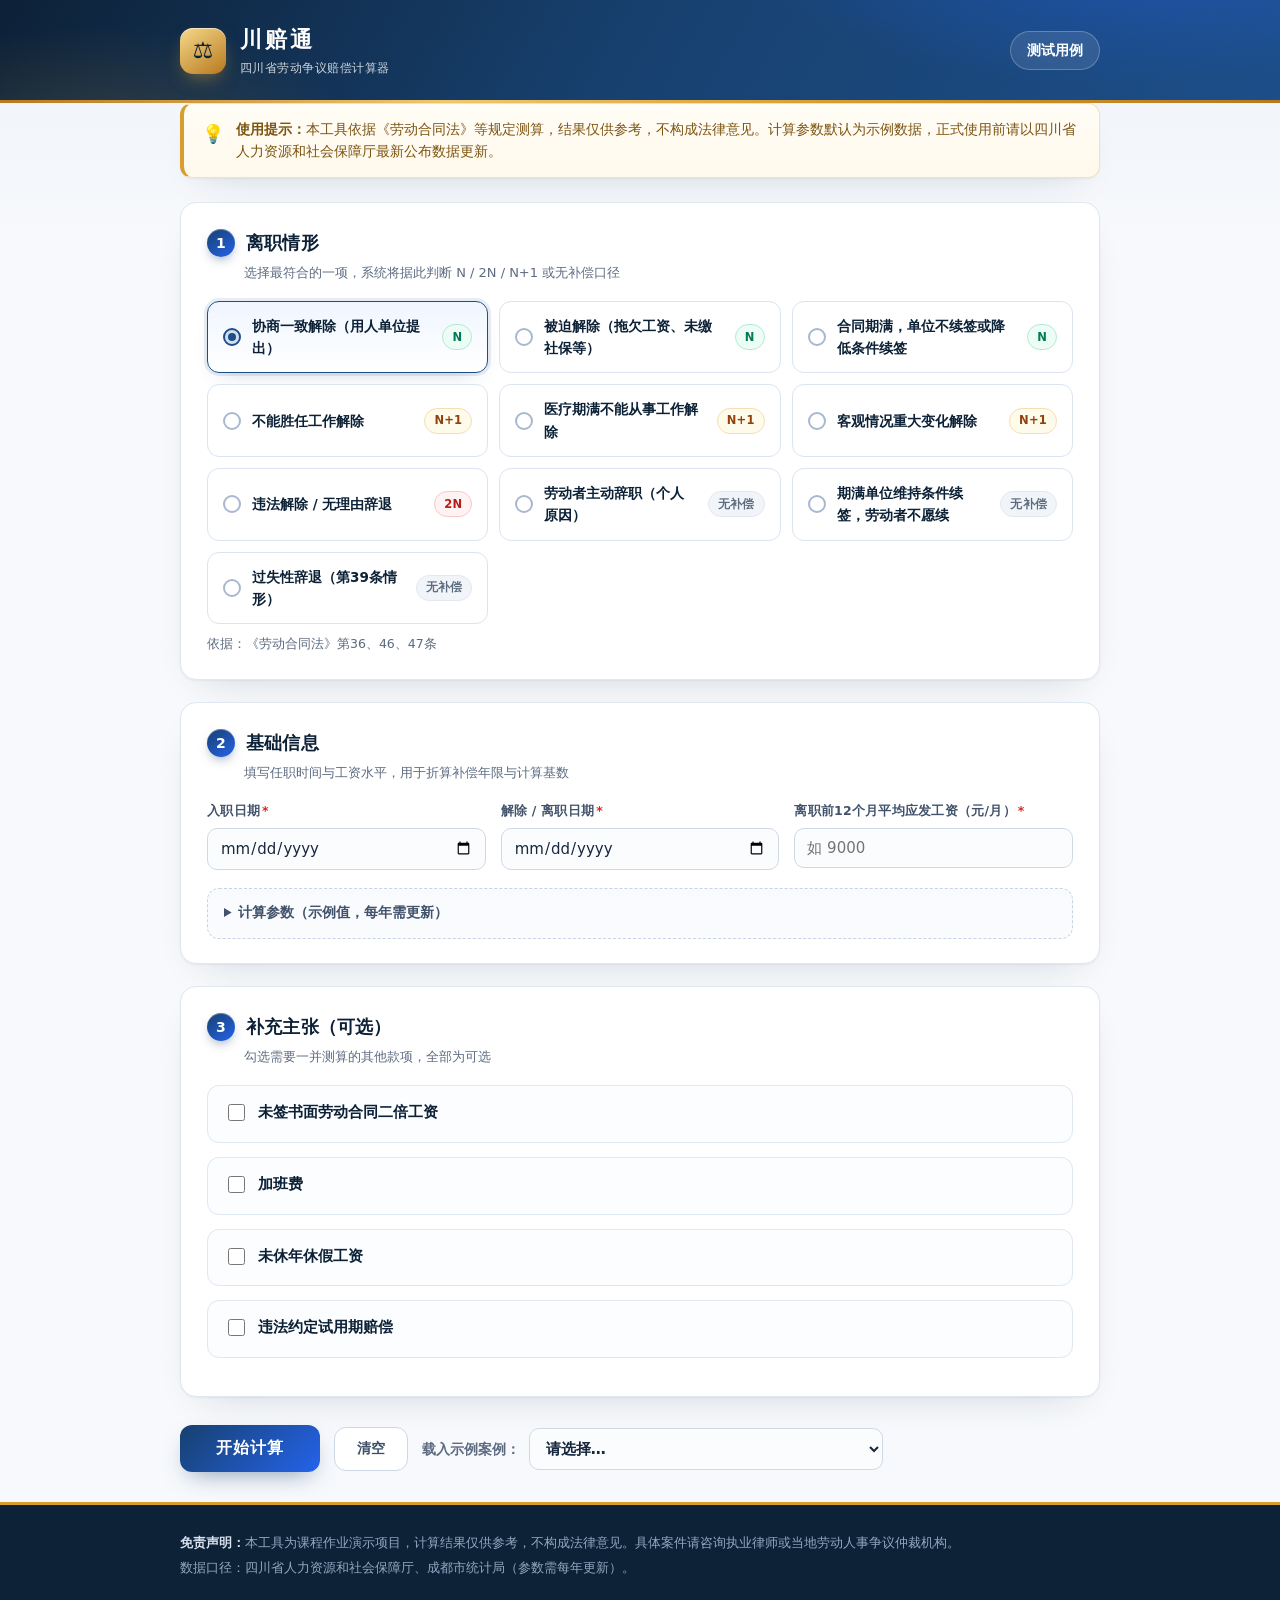
<file: index.html>
<!DOCTYPE html>
<html lang="zh-CN">
<head>
  <meta charset="UTF-8">
  <meta name="viewport" content="width=device-width, initial-scale=1.0">
  <title>川赔通 · 四川省劳动争议赔偿计算器</title>
  <link rel="stylesheet" href="style.css">
</head>
<body>
  <header class="site-header">
    <div class="container header-inner">
      <div class="brand-badge" aria-hidden="true">⚖</div>
      <div class="brand-text">
        <div class="brand">川赔通</div>
        <div class="brand-sub">四川省劳动争议赔偿计算器</div>
      </div>
      <nav class="header-nav">
        <a href="test.html">测试用例</a>
      </nav>
    </div>
  </header>

  <main class="container">
    <section class="hero">
      <span class="hero-icon" aria-hidden="true">💡</span>
      <div>
        <strong>使用提示：</strong>本工具依据《劳动合同法》等规定测算，结果仅供参考，不构成法律意见。计算参数默认为示例数据，正式使用前请以四川省人力资源和社会保障厅最新公布数据更新。
      </div>
    </section>

    <form id="calcForm" novalidate>
      <section class="card">
        <h2><span class="step-num">1</span>离职情形</h2>
        <p class="card-sub">选择最符合的一项，系统将据此判断 N / 2N / N+1 或无补偿口径</p>
        <div class="scenario-grid" id="scenarioGrid"></div>
        <p class="hint" id="scenarioHint"></p>
        <div id="noticeBlock" class="sub-block hidden">
          <label class="check-label">
            <input type="checkbox" id="notified30">
            用人单位已提前30日书面通知（勾选后不计算代通知金）
          </label>
          <div class="field" style="margin-top:12px">
            <label for="lastMonthWage">解除前上一个月工资（元，计算代通知金）</label>
            <input type="number" id="lastMonthWage" min="0" step="0.01" placeholder="如 8500">
          </div>
        </div>
      </section>

      <section class="card">
        <h2><span class="step-num">2</span>基础信息</h2>
        <p class="card-sub">填写任职时间与工资水平，用于折算补偿年限与计算基数</p>
        <div class="field-grid">
          <div class="field">
            <label for="joinDate">入职日期<span class="req">*</span></label>
            <input type="date" id="joinDate" required>
          </div>
          <div class="field">
            <label for="leaveDate">解除 / 离职日期<span class="req">*</span></label>
            <input type="date" id="leaveDate" required>
          </div>
          <div class="field">
            <label for="avgWage">离职前12个月平均应发工资（元/月）<span class="req">*</span></label>
            <input type="number" id="avgWage" min="0" step="0.01" placeholder="如 9000" required>
          </div>
        </div>
        <details class="params">
          <summary>计算参数（示例值，每年需更新）</summary>
          <div class="field-grid">
            <div class="field">
              <label for="localAvgWage">上年度职工月平均工资（元/月）</label>
              <input type="number" id="localAvgWage" min="0" step="1" value="8000">
            </div>
            <div class="field">
              <label for="minWage">当地最低工资（元/月）</label>
              <input type="number" id="minWage" min="0" step="1" value="2100">
            </div>
          </div>
          <label class="check-label">
            <input type="checkbox" id="split2008">
            进阶：跨2008年1月1日的工龄分段计算（2008年前按原规定）
          </label>
        </details>
      </section>

      <section class="card">
        <h2><span class="step-num">3</span>补充主张（可选）</h2>
        <p class="card-sub">勾选需要一并测算的其他款项，全部为可选</p>

        <fieldset class="claim">
          <label class="claim-toggle">
            <input type="checkbox" id="dwEnabled">
            未签书面劳动合同二倍工资
          </label>
          <div class="claim-body hidden" id="dwBody">
            <label class="check-label">
              <input type="checkbox" id="dwSigned">
              期间已补签书面合同
            </label>
            <div class="field-grid">
              <div class="field">
                <label for="dwSignDate">补签日期（已补签时填写）</label>
                <input type="date" id="dwSignDate">
              </div>
              <div class="field">
                <label for="dwWage">未签期间月工资（元/月）</label>
                <input type="number" id="dwWage" min="0" step="0.01" placeholder="如 7000">
              </div>
            </div>
            <p class="hint">自用工之日起满一个月的次日起算，最多11个月。</p>
          </div>
        </fieldset>

        <fieldset class="claim">
          <label class="claim-toggle">
            <input type="checkbox" id="otEnabled">
            加班费
          </label>
          <div class="claim-body hidden" id="otBody">
            <div class="field-grid">
              <div class="field">
                <label for="otBase">加班费计算基数（元/月）</label>
                <input type="number" id="otBase" min="0" step="0.01" placeholder="如 6525">
              </div>
              <div class="field">
                <label for="otWeekday">工作日延时加班（小时）</label>
                <input type="number" id="otWeekday" min="0" step="0.5" placeholder="如 40">
              </div>
              <div class="field">
                <label for="otWeekend">休息日加班未补休（小时）</label>
                <input type="number" id="otWeekend" min="0" step="0.5" placeholder="如 64">
              </div>
              <div class="field">
                <label for="otHoliday">法定节假日加班（小时）</label>
                <input type="number" id="otHoliday" min="0" step="0.5" placeholder="如 8">
              </div>
            </div>
            <p class="hint">日工资 = 月工资 ÷ 21.75；法定节假日加班不可用补休替代。</p>
          </div>
        </fieldset>

        <fieldset class="claim">
          <label class="claim-toggle">
            <input type="checkbox" id="anEnabled">
            未休年休假工资
          </label>
          <div class="claim-body hidden" id="anBody">
            <div class="field-grid">
              <div class="field">
                <label for="anYears">累计工龄（年，含之前单位）</label>
                <input type="number" id="anYears" min="0" step="0.1" placeholder="如 12">
              </div>
              <div class="field">
                <label for="anDays">当年未休天数</label>
                <input type="number" id="anDays" min="0" step="0.5" placeholder="如 6">
              </div>
            </div>
            <p class="hint" id="anHint"></p>
          </div>
        </fieldset>

        <fieldset class="claim">
          <label class="claim-toggle">
            <input type="checkbox" id="pbEnabled">
            违法约定试用期赔偿
          </label>
          <div class="claim-body hidden" id="pbBody">
            <label class="check-label">
              <input type="checkbox" id="pbOpen">
              无固定期限劳动合同
            </label>
            <div class="field-grid">
              <div class="field">
                <label for="pbContract">合同期限（月）</label>
                <input type="number" id="pbContract" min="0" step="1" placeholder="如 24">
              </div>
              <div class="field">
                <label for="pbAgreed">约定试用期（月）</label>
                <input type="number" id="pbAgreed" min="0" step="0.5" placeholder="如 4">
              </div>
              <div class="field">
                <label for="pbServed">已履行试用期（月）</label>
                <input type="number" id="pbServed" min="0" step="0.5" placeholder="如 4">
              </div>
              <div class="field">
                <label for="pbWage">转正后月工资（元/月）</label>
                <input type="number" id="pbWage" min="0" step="0.01" placeholder="如 9000">
              </div>
            </div>
            <p class="hint" id="pbHint"></p>
          </div>
        </fieldset>
      </section>

      <div class="actions">
        <button type="button" class="btn-primary" id="btnCalc">开始计算</button>
        <button type="button" class="btn-ghost" id="btnReset">清空</button>
        <div class="demo-select">
          <label for="demoCase">载入示例案例：</label>
          <select id="demoCase">
            <option value="">请选择…</option>
          </select>
        </div>
      </div>
    </form>

    <section id="resultSection" class="hidden"></section>
  </main>

  <footer class="site-footer">
    <div class="container">
      <p><strong>免责声明：</strong>本工具为课程作业演示项目，计算结果仅供参考，不构成法律意见。具体案件请咨询执业律师或当地劳动人事争议仲裁机构。</p>
      <p>数据口径：四川省人力资源和社会保障厅、成都市统计局（参数需每年更新）。</p>
    </div>
  </footer>

  <script src="calculator.js"></script>
  <script src="tests.js"></script>
  <script src="app.js"></script>
</body>
</html>
</file>
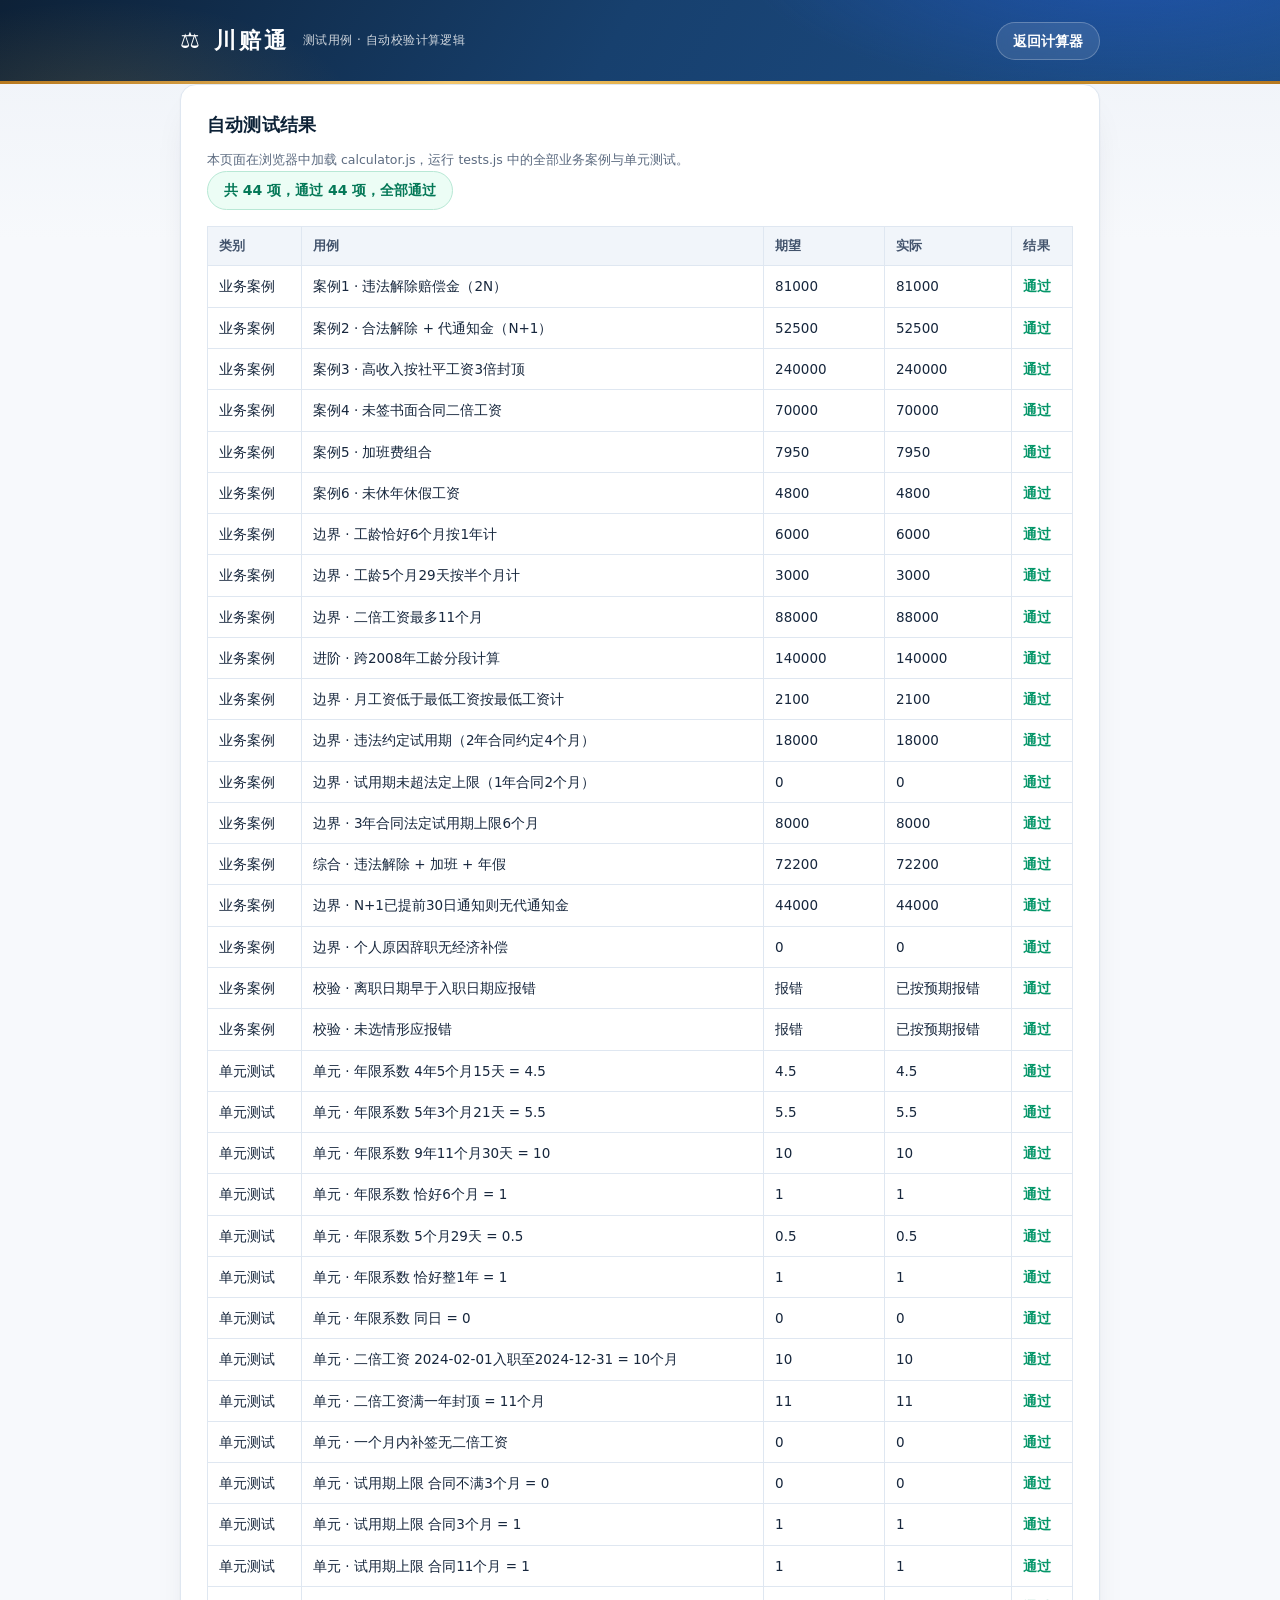
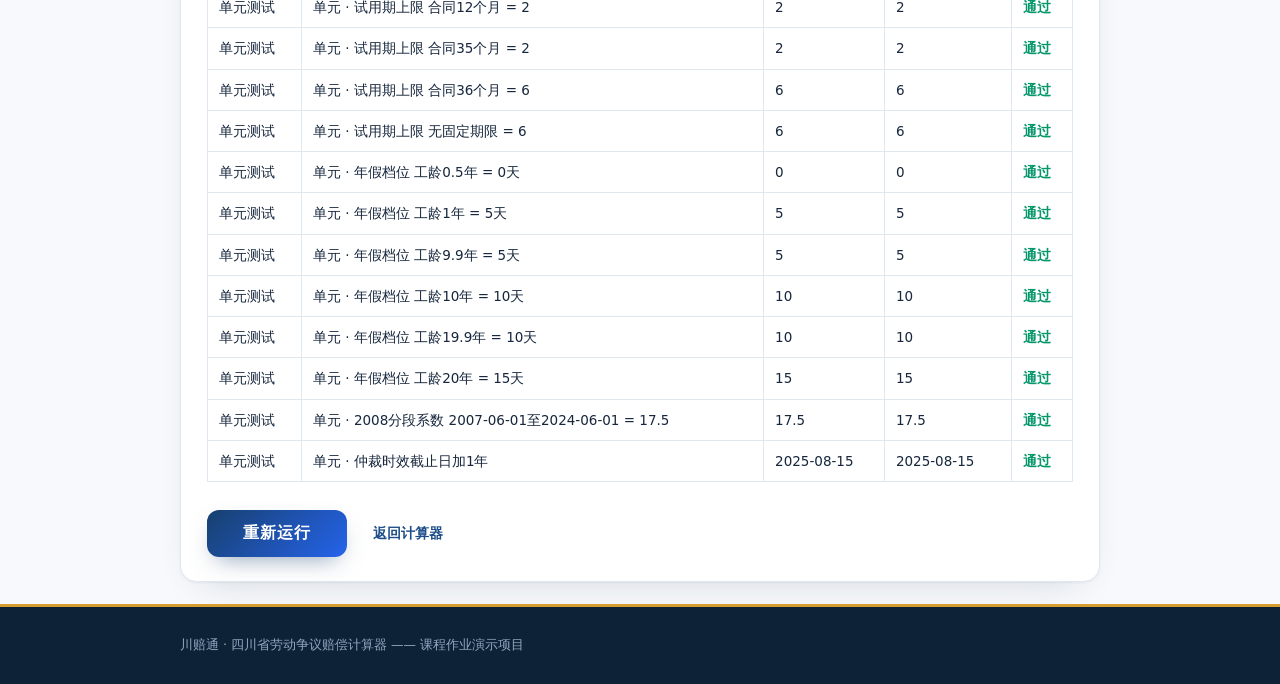
<file: test.html>
<!DOCTYPE html>
<html lang="zh-CN">
<head>
  <meta charset="UTF-8">
  <meta name="viewport" content="width=device-width, initial-scale=1.0">
  <title>川赔通 · 测试用例</title>
  <link rel="stylesheet" href="style.css">
</head>
<body>
  <header class="site-header">
    <div class="container header-inner">
      <div class="brand">⚖️ 川赔通</div>
      <div class="brand-sub">测试用例 · 自动校验计算逻辑</div>
      <nav class="header-nav">
        <a href="index.html">返回计算器</a>
      </nav>
    </div>
  </header>

  <main class="container">
    <section class="card">
      <h2>自动测试结果</h2>
      <p class="hint">本页面在浏览器中加载 calculator.js，运行 tests.js 中的全部业务案例与单元测试。</p>
      <div id="testSummary" class="test-summary"></div>
      <div style="overflow-x:auto">
        <table class="test-table">
          <thead>
            <tr>
              <th>类别</th>
              <th>用例</th>
              <th>期望</th>
              <th>实际</th>
              <th>结果</th>
            </tr>
          </thead>
          <tbody id="testBody"></tbody>
        </table>
      </div>
      <div class="actions" style="margin-bottom:0">
        <button type="button" class="btn-primary" id="btnRerun">重新运行</button>
        <a class="btn-link" href="index.html">返回计算器</a>
      </div>
    </section>
  </main>

  <footer class="site-footer">
    <div class="container">
      <p>川赔通 · 四川省劳动争议赔偿计算器 —— 课程作业演示项目</p>
    </div>
  </footer>

  <script src="calculator.js"></script>
  <script src="tests.js"></script>
  <script>
    (function () {
      function $(id) { return document.getElementById(id); }
      function render() {
        var results = runTests(Calculator);
        var passed = 0;
        results.forEach(function (result) { if (result.pass) passed += 1; });
        var body = $('testBody');
        body.innerHTML = '';
        results.forEach(function (result) {
          var row = document.createElement('tr');
          [result.category, result.name, result.expected, result.actual].forEach(function (value) {
            var cell = document.createElement('td');
            cell.textContent = value;
            row.appendChild(cell);
          });
          var statusCell = document.createElement('td');
          statusCell.textContent = result.pass ? '通过' : '失败';
          statusCell.className = result.pass ? 'pass-text' : 'fail-text';
          row.appendChild(statusCell);
          body.appendChild(row);
        });
        var summary = $('testSummary');
        summary.textContent = '共 ' + results.length + ' 项，通过 ' + passed + ' 项' + (passed < results.length ? '，失败 ' + (results.length - passed) + ' 项' : '，全部通过');
        summary.className = passed === results.length ? 'test-summary all-pass' : 'test-summary has-fail';
      }
      render();
      $('btnRerun').addEventListener('click', render);
    })();
  </script>
</body>
</html>
</file>
<file: style.css>
:root {
  --ink: #0c2136;
  --primary-900: #0d2137;
  --primary-800: #123256;
  --primary-700: #17406e;
  --primary-600: #1d4e89;
  --primary-500: #2563eb;
  --primary-100: #e3edfd;
  --primary-50: #f2f7ff;
  --gold-700: #9c6a1c;
  --gold-600: #b7791f;
  --gold-500: #d69e2e;
  --gold-300: #f2c66d;
  --gold-100: #fdf3e0;
  --ok-700: #047857;
  --ok-600: #059669;
  --ok-100: #ecfdf5;
  --warn-900: #7c5310;
  --warn-800: #92400e;
  --warn-100: #fffbeb;
  --danger-700: #b91c1c;
  --danger-600: #dc2626;
  --danger-100: #fef2f2;
  --text: #17273d;
  --muted: #5c6b80;
  --soft: #8b99ad;
  --border: #dfe7f1;
  --card: #ffffff;
  --radius-lg: 16px;
  --radius-md: 12px;
  --radius-sm: 9px;
  --shadow-card: 0 1px 2px rgba(13, 33, 55, 0.05), 0 16px 40px -22px rgba(13, 33, 55, 0.2);
  --shadow-pop: 0 2px 6px rgba(13, 33, 55, 0.08), 0 24px 54px -20px rgba(13, 33, 55, 0.3);
  --shadow-btn: 0 10px 24px -10px rgba(23, 64, 110, 0.55);
}

* {
  box-sizing: border-box;
}

html {
  scroll-behavior: smooth;
}

body {
  margin: 0;
  font-family: 'PingFang SC', 'Microsoft YaHei', 'Segoe UI', system-ui, sans-serif;
  background: linear-gradient(180deg, #eef2f8 0%, #f7f9fc 240px, #f7f9fc 100%);
  color: var(--text);
  line-height: 1.65;
  -webkit-font-smoothing: antialiased;
}

::selection {
  background: #cfe0ff;
}

.container {
  max-width: 960px;
  margin: 0 auto;
  padding: 0 20px;
}

.site-header {
  position: relative;
  overflow: hidden;
  background: linear-gradient(120deg, #0d2137 0%, #17406e 48%, #1d4e89 100%);
  color: #fff;
  padding: 22px 0 24px;
}

.site-header::before {
  content: '';
  position: absolute;
  inset: 0;
  background: radial-gradient(620px 220px at 88% -50%, rgba(37, 99, 235, 0.4), transparent 62%),
              radial-gradient(420px 180px at 8% 130%, rgba(214, 158, 46, 0.16), transparent 60%);
  pointer-events: none;
}

.site-header::after {
  content: '';
  position: absolute;
  left: 0;
  right: 0;
  bottom: 0;
  height: 3px;
  background: linear-gradient(90deg, #b7791f, #f2c66d 35%, #d69e2e 65%, #b7791f);
}

.header-inner {
  position: relative;
  display: flex;
  align-items: center;
  gap: 14px;
}

.brand-badge {
  width: 46px;
  height: 46px;
  flex: none;
  display: flex;
  align-items: center;
  justify-content: center;
  font-size: 23px;
  background: linear-gradient(145deg, #f6d98a, #b7791f);
  color: #0d2137;
  border-radius: 13px;
  box-shadow: 0 8px 18px -6px rgba(214, 158, 46, 0.55), inset 0 1px 0 rgba(255, 255, 255, 0.55);
}

.brand-text {
  display: flex;
  flex-direction: column;
  gap: 1px;
  min-width: 0;
}

.brand {
  font-size: 22px;
  font-weight: 800;
  letter-spacing: 0.14em;
}

.brand-sub {
  font-size: 12px;
  opacity: 0.8;
  letter-spacing: 0.04em;
}

.header-nav {
  margin-left: auto;
}

.header-nav a {
  display: inline-block;
  color: #fff;
  text-decoration: none;
  font-size: 13.5px;
  font-weight: 600;
  padding: 7px 16px;
  border-radius: 999px;
  background: rgba(255, 255, 255, 0.1);
  border: 1px solid rgba(255, 255, 255, 0.24);
  backdrop-filter: blur(6px);
  transition: background 0.15s, transform 0.15s;
}

.header-nav a:hover {
  background: rgba(255, 255, 255, 0.2);
  transform: translateY(-1px);
}

main {
  padding: 26px 0 56px;
}

.hero {
  display: flex;
  gap: 12px;
  align-items: flex-start;
  background: linear-gradient(180deg, #fffdf6 0%, #fff9ec 100%);
  border: 1px solid #f1e3bd;
  border-left: 4px solid var(--gold-500);
  color: var(--warn-900);
  border-radius: var(--radius-md);
  padding: 14px 18px;
  font-size: 13.5px;
  margin-bottom: 24px;
  box-shadow: var(--shadow-card);
}

.hero-icon {
  font-size: 18px;
  flex: none;
  margin-top: 1px;
}

.card {
  background: var(--card);
  border: 1px solid var(--border);
  border-radius: var(--radius-lg);
  box-shadow: var(--shadow-card);
  padding: 26px 26px 24px;
  margin-bottom: 22px;
}

.card h2 {
  margin: 0 0 4px;
  font-size: 17.5px;
  font-weight: 800;
  color: var(--ink);
  display: flex;
  align-items: center;
  gap: 11px;
  letter-spacing: 0.01em;
}

.card-sub {
  margin: 0 0 18px;
  padding-left: 37px;
  color: var(--muted);
  font-size: 13px;
}

.step-num {
  display: inline-flex;
  align-items: center;
  justify-content: center;
  width: 28px;
  height: 28px;
  flex: none;
  border-radius: 50%;
  background: linear-gradient(145deg, #17406e, #2563eb);
  color: #fff;
  font-size: 14px;
  font-weight: 800;
  box-shadow: 0 5px 12px -4px rgba(23, 64, 110, 0.55), inset 0 1px 0 rgba(255, 255, 255, 0.3);
}

.hint {
  color: var(--muted);
  font-size: 12.5px;
  margin: 10px 0 0;
}

.hidden {
  display: none !important;
}

.scenario-grid {
  display: grid;
  grid-template-columns: repeat(auto-fill, minmax(272px, 1fr));
  gap: 11px;
}

.scenario-card {
  display: flex;
  align-items: center;
  gap: 11px;
  border: 1.5px solid #dbe4f0;
  border-radius: var(--radius-md);
  padding: 13px 15px;
  cursor: pointer;
  background: #fff;
  transition: border-color 0.16s, background 0.16s, box-shadow 0.16s, transform 0.16s;
}

.scenario-card:hover {
  border-color: #b9cbe6;
  transform: translateY(-2px);
  box-shadow: 0 10px 22px -12px rgba(23, 64, 110, 0.28);
}

.scenario-card.selected {
  border-color: var(--primary-600);
  background: linear-gradient(180deg, #f0f6ff 0%, #ffffff 100%);
  box-shadow: 0 0 0 3px rgba(29, 78, 137, 0.1), 0 10px 24px -14px rgba(23, 64, 110, 0.3);
}

.scenario-card input {
  position: absolute;
  opacity: 0;
  pointer-events: none;
}

.sc-box {
  width: 18px;
  height: 18px;
  border: 2px solid #a8b8cf;
  border-radius: 50%;
  flex: none;
  position: relative;
  transition: border-color 0.16s;
}

.scenario-card.selected .sc-box {
  border-color: var(--primary-600);
}

.scenario-card.selected .sc-box::after {
  content: '';
  position: absolute;
  inset: 3px;
  border-radius: 50%;
  background: var(--primary-600);
  box-shadow: 0 0 0 3px rgba(29, 78, 137, 0.16);
}

.sc-title {
  font-size: 13.5px;
  flex: 1;
  color: var(--ink);
  font-weight: 600;
}

.sc-tag {
  font-size: 11.5px;
  font-weight: 800;
  padding: 2.5px 9px;
  border-radius: 999px;
  flex: none;
  letter-spacing: 0.02em;
}

.tag-ok {
  color: var(--ok-700);
  background: var(--ok-100);
  border: 1px solid #b8e8d5;
}

.tag-warn {
  color: var(--warn-800);
  background: var(--warn-100);
  border: 1px solid #f5deb5;
}

.tag-danger {
  color: var(--danger-700);
  background: var(--danger-100);
  border: 1px solid #f7c8c8;
}

.tag-muted {
  color: var(--muted);
  background: #f1f5f9;
  border: 1px solid #e2e8f0;
}

.sub-block {
  margin-top: 18px;
  border-top: 1px dashed #d5dfec;
  padding-top: 16px;
}

.field-grid {
  display: grid;
  grid-template-columns: repeat(auto-fill, minmax(224px, 1fr));
  gap: 15px;
}

.field {
  display: flex;
  flex-direction: column;
  gap: 6px;
}

.field label {
  font-size: 12.5px;
  color: #41526b;
  font-weight: 700;
  letter-spacing: 0.02em;
}

.req {
  color: var(--danger-600);
  font-weight: 800;
  margin-left: 2px;
}

input[type="date"],
input[type="number"],
select {
  width: 100%;
  padding: 10px 12px;
  border: 1px solid #cfd9e6;
  border-radius: 10px;
  font-size: 15px;
  font-family: inherit;
  background: #fbfcfe;
  color: var(--text);
  transition: border-color 0.15s, box-shadow 0.15s, background 0.15s;
}

input[type="date"]:hover,
input[type="number"]:hover,
select:hover {
  border-color: #b6c6dd;
}

input[type="date"]:focus,
input[type="number"]:focus,
select:focus {
  outline: none;
  border-color: var(--primary-500);
  box-shadow: 0 0 0 4px rgba(37, 99, 235, 0.13);
  background: #fff;
}

.check-label {
  display: flex;
  align-items: center;
  gap: 9px;
  font-size: 14px;
  cursor: pointer;
  color: var(--text);
}

input[type="checkbox"] {
  width: 17px;
  height: 17px;
  accent-color: var(--primary-600);
  cursor: pointer;
}

.params {
  margin-top: 18px;
  border: 1px dashed #c6d3e4;
  border-radius: var(--radius-md);
  padding: 12px 16px 15px;
  background: linear-gradient(180deg, #f8fafd, #fbfcfe);
}

.params summary {
  cursor: pointer;
  font-size: 13.5px;
  font-weight: 700;
  color: #41526b;
  user-select: none;
}

.params summary:hover {
  color: var(--primary-700);
}

.params .field-grid {
  margin-top: 14px;
}

.params .check-label {
  margin-top: 13px;
  color: var(--muted);
  font-size: 13.5px;
}

fieldset.claim {
  border: 1px solid var(--border);
  background: #fcfdff;
  border-radius: var(--radius-md);
  padding: 14px 16px 17px;
  margin: 0 0 14px;
  transition: border-color 0.16s, box-shadow 0.16s, background 0.16s;
}

fieldset.claim:has(.claim-toggle input:checked) {
  border-color: #bfd3ee;
  background: #fff;
  box-shadow: 0 0 0 3px rgba(37, 99, 235, 0.07);
}

.claim-toggle {
  display: flex;
  align-items: center;
  gap: 10px;
  font-weight: 800;
  font-size: 15px;
  cursor: pointer;
  color: var(--ink);
}

.claim-body {
  margin-top: 15px;
  display: grid;
  gap: 12px;
}

.actions {
  display: flex;
  align-items: center;
  gap: 14px;
  flex-wrap: wrap;
  margin: 28px 0 30px;
}

.btn-primary {
  background: linear-gradient(135deg, #17406e, #2563eb);
  color: #fff;
  border: none;
  border-radius: 12px;
  padding: 13px 36px;
  font-size: 16px;
  font-weight: 800;
  letter-spacing: 0.06em;
  cursor: pointer;
  font-family: inherit;
  box-shadow: var(--shadow-btn);
  transition: transform 0.15s, box-shadow 0.15s, filter 0.15s;
}

.btn-primary:hover {
  transform: translateY(-2px);
  box-shadow: 0 16px 32px -12px rgba(23, 64, 110, 0.6);
  filter: brightness(1.04);
}

.btn-primary:active {
  transform: translateY(0);
}

.btn-ghost {
  background: #fff;
  color: #3d4f68;
  border: 1px solid #cdd8e6;
  border-radius: 12px;
  padding: 12px 22px;
  font-size: 14px;
  font-weight: 600;
  cursor: pointer;
  font-family: inherit;
  transition: border-color 0.15s, transform 0.15s, box-shadow 0.15s;
}

.btn-ghost:hover {
  border-color: #9fb4cf;
  transform: translateY(-1px);
  box-shadow: 0 8px 18px -10px rgba(23, 64, 110, 0.3);
}

.demo-select {
  display: flex;
  align-items: center;
  gap: 9px;
  font-size: 13.5px;
  color: var(--muted);
  font-weight: 600;
}

.demo-select select {
  width: auto;
  min-width: 270px;
  padding: 10px 12px;
  font-weight: 600;
}

.error-box {
  background: var(--danger-100);
  border: 1px solid #f7c8c8;
  border-left: 4px solid var(--danger-600);
  border-radius: var(--radius-md);
  padding: 20px 24px;
  margin-bottom: 20px;
  box-shadow: var(--shadow-card);
}

.error-box h2 {
  margin: 0 0 8px;
  color: var(--danger-700);
  font-size: 18px;
}

.error-box p {
  margin: 4px 0;
  color: var(--danger-700);
  font-size: 14px;
}

.report {
  display: grid;
  gap: 16px;
}

.report-head h2 {
  margin: 0;
  font-size: 21px;
  color: var(--ink);
  letter-spacing: 0.02em;
}

.report-meta {
  margin: 4px 0 0;
  color: var(--muted);
  font-size: 13px;
}

.total-card {
  position: relative;
  overflow: hidden;
  background: linear-gradient(135deg, #0d2137 0%, #17406e 52%, #2563eb 100%);
  color: #fff;
  border-radius: var(--radius-lg);
  padding: 30px 24px 27px;
  text-align: center;
  box-shadow: var(--shadow-pop);
  -webkit-print-color-adjust: exact;
  print-color-adjust: exact;
}

.total-card::before {
  content: '';
  position: absolute;
  top: 0;
  left: 0;
  right: 0;
  height: 4px;
  background: linear-gradient(90deg, transparent, #d69e2e 25%, #f2c66d 50%, #d69e2e 75%, transparent);
}

.total-card::after {
  content: '';
  position: absolute;
  width: 300px;
  height: 300px;
  right: -100px;
  top: -150px;
  background: radial-gradient(circle, rgba(242, 198, 109, 0.28), transparent 62%);
  pointer-events: none;
}

.total-label,
.total-amount {
  position: relative;
}

.total-label {
  font-size: 14px;
  opacity: 0.85;
  letter-spacing: 0.14em;
  font-weight: 600;
}

.total-amount {
  font-size: 46px;
  font-weight: 800;
  margin-top: 6px;
  letter-spacing: 0.01em;
  font-variant-numeric: tabular-nums;
  text-shadow: 0 2px 18px rgba(13, 33, 55, 0.35);
}

.item-card {
  background: var(--card);
  border: 1px solid var(--border);
  border-left: 4px solid var(--primary-600);
  border-radius: var(--radius-md);
  box-shadow: var(--shadow-card);
  padding: 18px 20px;
  transition: transform 0.16s, box-shadow 0.16s;
}

.item-card:hover {
  transform: translateY(-2px);
  box-shadow: var(--shadow-pop);
}

.item-top {
  display: flex;
  justify-content: space-between;
  align-items: center;
  gap: 12px;
  flex-wrap: wrap;
}

.item-title-wrap {
  display: flex;
  align-items: center;
  gap: 11px;
  min-width: 220px;
}

.item-icon {
  width: 38px;
  height: 38px;
  flex: none;
  display: flex;
  align-items: center;
  justify-content: center;
  font-size: 19px;
  background: var(--primary-50);
  border: 1px solid #d9e6fb;
  border-radius: 11px;
}

.item-title {
  font-size: 15.5px;
  font-weight: 800;
  color: var(--ink);
}

.item-amount {
  font-size: 22px;
  font-weight: 800;
  color: var(--ok-600);
  font-variant-numeric: tabular-nums;
  white-space: nowrap;
}

.calc-lines {
  margin: 13px 0 0;
  padding: 0;
  list-style: none;
  display: grid;
  gap: 6px;
}

.calc-lines li {
  position: relative;
  padding: 7px 10px 7px 30px;
  background: #f8fafd;
  border: 1px solid #e8eef6;
  border-radius: 9px;
  font-size: 13.5px;
  color: #33465e;
}

.calc-lines li::before {
  content: '›';
  position: absolute;
  left: 12px;
  top: 50%;
  transform: translateY(-50%);
  color: var(--primary-600);
  font-weight: 800;
  font-size: 15px;
}

.law-tag {
  display: inline-block;
  margin-top: 11px;
  font-size: 12px;
  font-weight: 600;
  color: var(--primary-700);
  background: var(--primary-50);
  border: 1px solid #d9e6fb;
  border-radius: 7px;
  padding: 3px 11px;
}

.item-note {
  margin: 10px 0 0;
  font-size: 12.5px;
  color: var(--muted);
}

.warn-box,
.info-box {
  display: flex;
  gap: 9px;
  align-items: flex-start;
  border-radius: var(--radius-sm);
  padding: 11px 14px;
  font-size: 13.5px;
}

.warn-box::before,
.info-box::before {
  flex: none;
  font-size: 15px;
  line-height: 1.5;
}

.warn-box {
  background: var(--warn-100);
  border: 1px solid #f1ddae;
  color: var(--warn-800);
}

.warn-box::before {
  content: '⚠️';
}

.info-box {
  background: var(--primary-50);
  border: 1px solid #d3e2f8;
  color: var(--primary-800);
}

.info-box::before {
  content: 'ℹ️';
}

.deadline-box {
  border-radius: var(--radius-md);
  padding: 16px 19px;
  display: grid;
  gap: 5px;
}

.deadline-box strong {
  display: flex;
  align-items: center;
  gap: 8px;
  font-size: 15px;
}

.deadline-box strong::before {
  content: '⏳';
  font-size: 17px;
}

.deadline-box p {
  margin: 0;
  font-size: 13.5px;
}

.deadline-box.ok {
  background: var(--ok-100);
  border: 1px solid #a9e6cd;
  color: var(--ok-700);
}

.deadline-box.danger {
  background: var(--danger-100);
  border: 1px solid #f7c8c8;
  color: var(--danger-700);
}

.evidence-box,
.steps-box {
  background: var(--card);
  border: 1px solid var(--border);
  border-radius: var(--radius-md);
  box-shadow: var(--shadow-card);
  padding: 20px 22px;
}

.evidence-box h3,
.steps-box h3 {
  margin: 0 0 10px;
  font-size: 16px;
  color: var(--ink);
}

.evidence-box h4 {
  margin: 13px 0 5px;
  font-size: 14px;
  color: var(--primary-700);
}

.evidence-list {
  margin: 0;
  padding-left: 20px;
  font-size: 13.5px;
  color: #33465e;
  display: grid;
  grid-template-columns: repeat(auto-fill, minmax(230px, 1fr));
  gap: 3px 20px;
}

.evidence-list li,
.steps-list li {
  margin: 1px 0;
}

.steps-list {
  margin: 0;
  padding-left: 20px;
  font-size: 13.5px;
  color: #33465e;
  display: grid;
  gap: 4px;
}

.report-disclaimer {
  font-size: 12px;
  color: var(--soft);
  margin: 0;
  text-align: center;
}

.report-actions {
  text-align: right;
}

.btn-print {
  background: #fff;
  color: var(--primary-700);
  border: 1.5px solid var(--primary-600);
  border-radius: 11px;
  padding: 11px 26px;
  font-size: 14px;
  font-weight: 800;
  cursor: pointer;
  font-family: inherit;
  transition: background 0.15s, transform 0.15s, box-shadow 0.15s;
}

.btn-print:hover {
  background: var(--primary-50);
  transform: translateY(-1px);
  box-shadow: 0 10px 22px -12px rgba(23, 64, 110, 0.45);
}

.site-footer {
  background: #0d2137;
  color: #93a7c1;
  padding: 24px 0;
  font-size: 12.5px;
  border-top: 3px solid var(--gold-500);
}

.site-footer p {
  margin: 4px 0;
}

.site-footer strong {
  color: #d8e2f0;
}

.test-summary {
  display: inline-block;
  font-weight: 800;
  padding: 7px 16px;
  border-radius: 999px;
  margin-bottom: 16px;
  font-size: 14px;
}

.test-summary.all-pass {
  background: var(--ok-100);
  color: var(--ok-700);
  border: 1px solid #b8e8d5;
}

.test-summary.has-fail {
  background: var(--danger-100);
  color: var(--danger-700);
  border: 1px solid #f7c8c8;
}

.test-table {
  width: 100%;
  border-collapse: collapse;
  font-size: 13.5px;
  background: #fff;
}

.test-table th,
.test-table td {
  border: 1px solid var(--border);
  padding: 9px 11px;
  text-align: left;
  vertical-align: top;
}

.test-table th {
  background: #f1f5fa;
  font-size: 12.5px;
  color: #41526b;
  letter-spacing: 0.02em;
}

.test-table tbody tr:hover td {
  background: #f6f9fd;
}

.pass-text {
  color: var(--ok-600);
  font-weight: 800;
}

.fail-text {
  color: var(--danger-600);
  font-weight: 800;
}

.btn-link {
  color: var(--primary-600);
  text-decoration: none;
  font-size: 14px;
  font-weight: 600;
  margin-left: 12px;
}

.btn-link:hover {
  text-decoration: underline;
}

@keyframes fadeUp {
  from {
    opacity: 0;
    transform: translateY(14px);
  }
  to {
    opacity: 1;
    transform: none;
  }
}

.report > * {
  animation: fadeUp 0.45s cubic-bezier(0.22, 0.61, 0.36, 1) both;
}

.report > *:nth-child(1) { animation-delay: 0.02s; }
.report > *:nth-child(2) { animation-delay: 0.08s; }
.report > *:nth-child(3) { animation-delay: 0.14s; }
.report > *:nth-child(4) { animation-delay: 0.2s; }
.report > *:nth-child(5) { animation-delay: 0.26s; }
.report > *:nth-child(6) { animation-delay: 0.32s; }
.report > *:nth-child(7) { animation-delay: 0.38s; }
.report > *:nth-child(8) { animation-delay: 0.44s; }

@media (prefers-reduced-motion: reduce) {
  *,
  *::before,
  *::after {
    animation: none !important;
    transition: none !important;
  }
}

@media (max-width: 640px) {
  .header-inner {
    flex-wrap: wrap;
  }

  .header-nav {
    margin-left: 0;
  }

  .brand {
    font-size: 19px;
  }

  .card {
    padding: 18px 16px;
  }

  .card-sub {
    padding-left: 0;
  }

  .total-amount {
    font-size: 34px;
  }

  .item-amount {
    font-size: 19px;
  }

  .demo-select {
    width: 100%;
  }

  .demo-select select {
    min-width: 0;
    width: 100%;
  }

  .evidence-list {
    grid-template-columns: 1fr;
  }
}

@media print {
  .site-header,
  .site-footer,
  .hero,
  form,
  .actions,
  .btn-print,
  .report-actions {
    display: none !important;
  }

  body {
    background: #fff;
  }

  main {
    padding: 0;
  }

  .container {
    max-width: 100%;
    padding: 0;
  }

  .report {
    gap: 10px;
  }

  .report > * {
    animation: none;
  }

  .item-card,
  .evidence-box,
  .steps-box {
    box-shadow: none;
    border: 1px solid #ddd;
    break-inside: avoid;
  }

  .item-card:hover {
    transform: none;
  }
}
</file>
